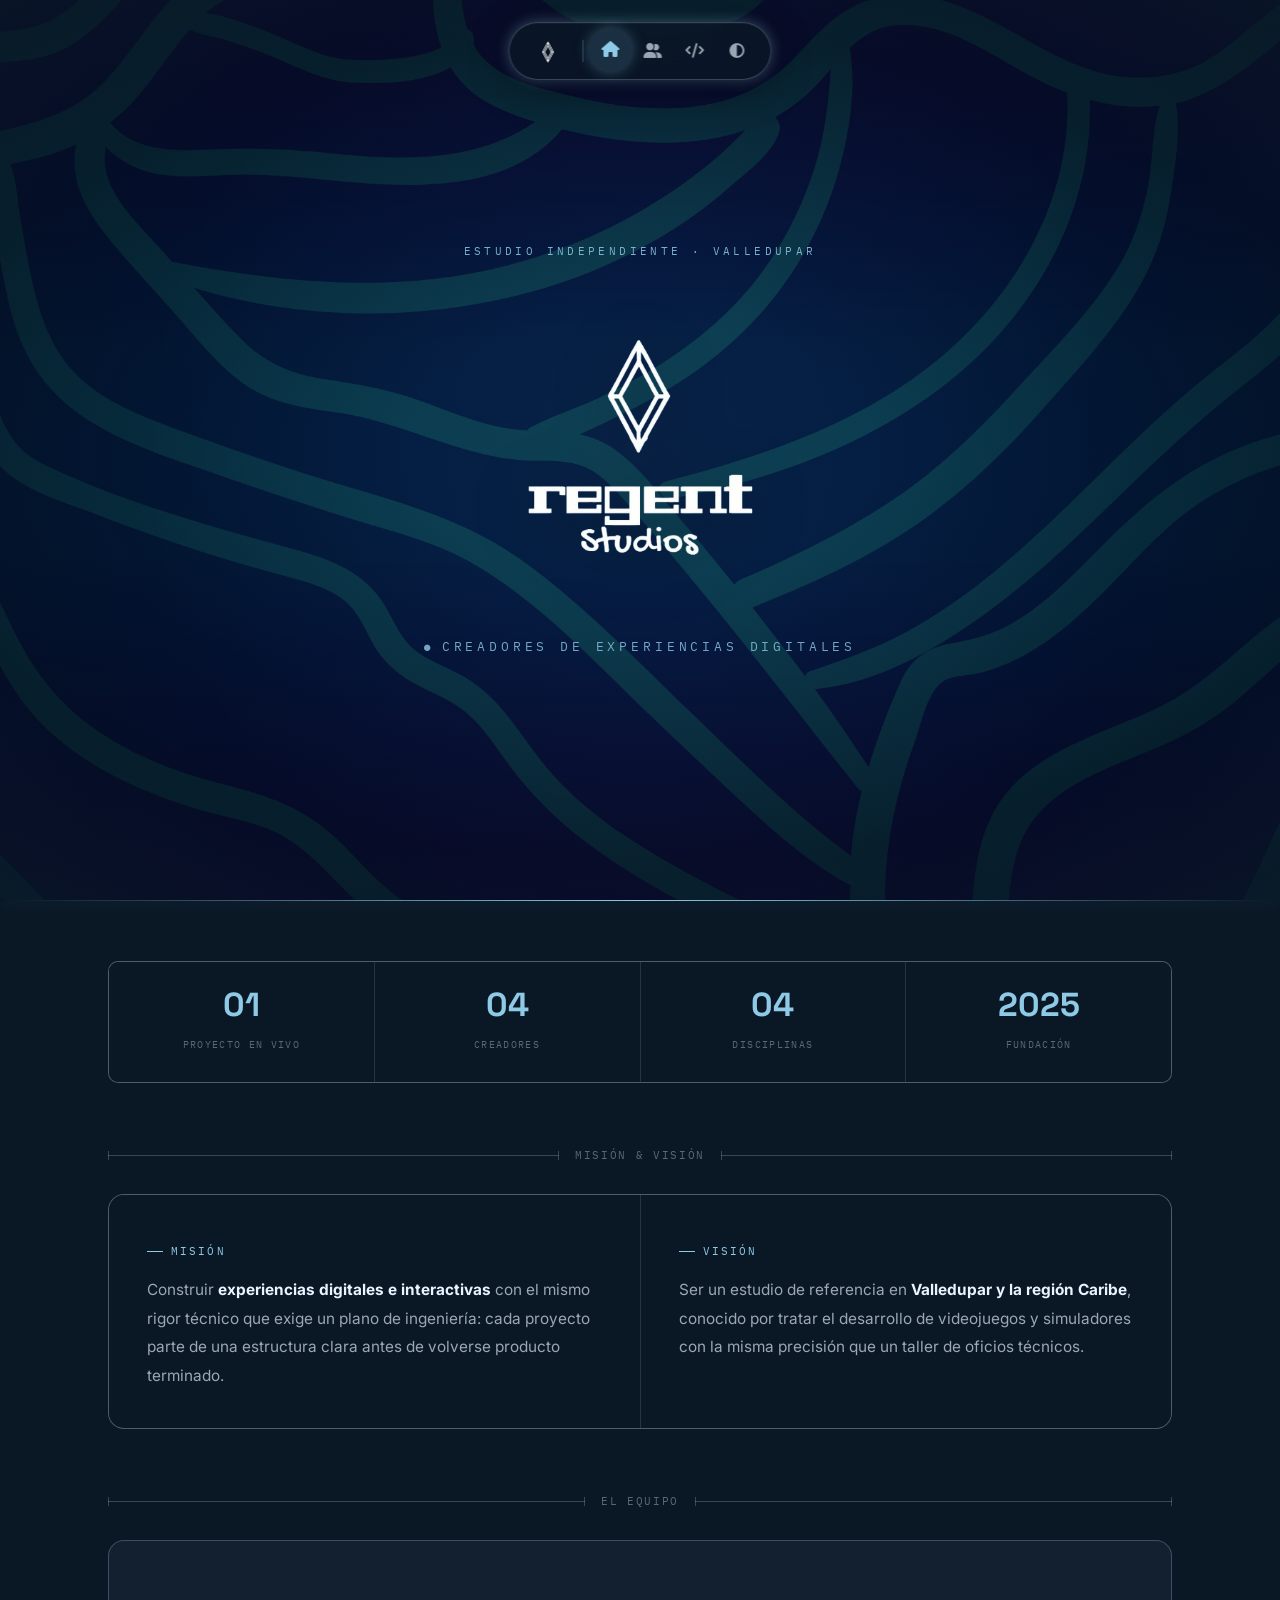
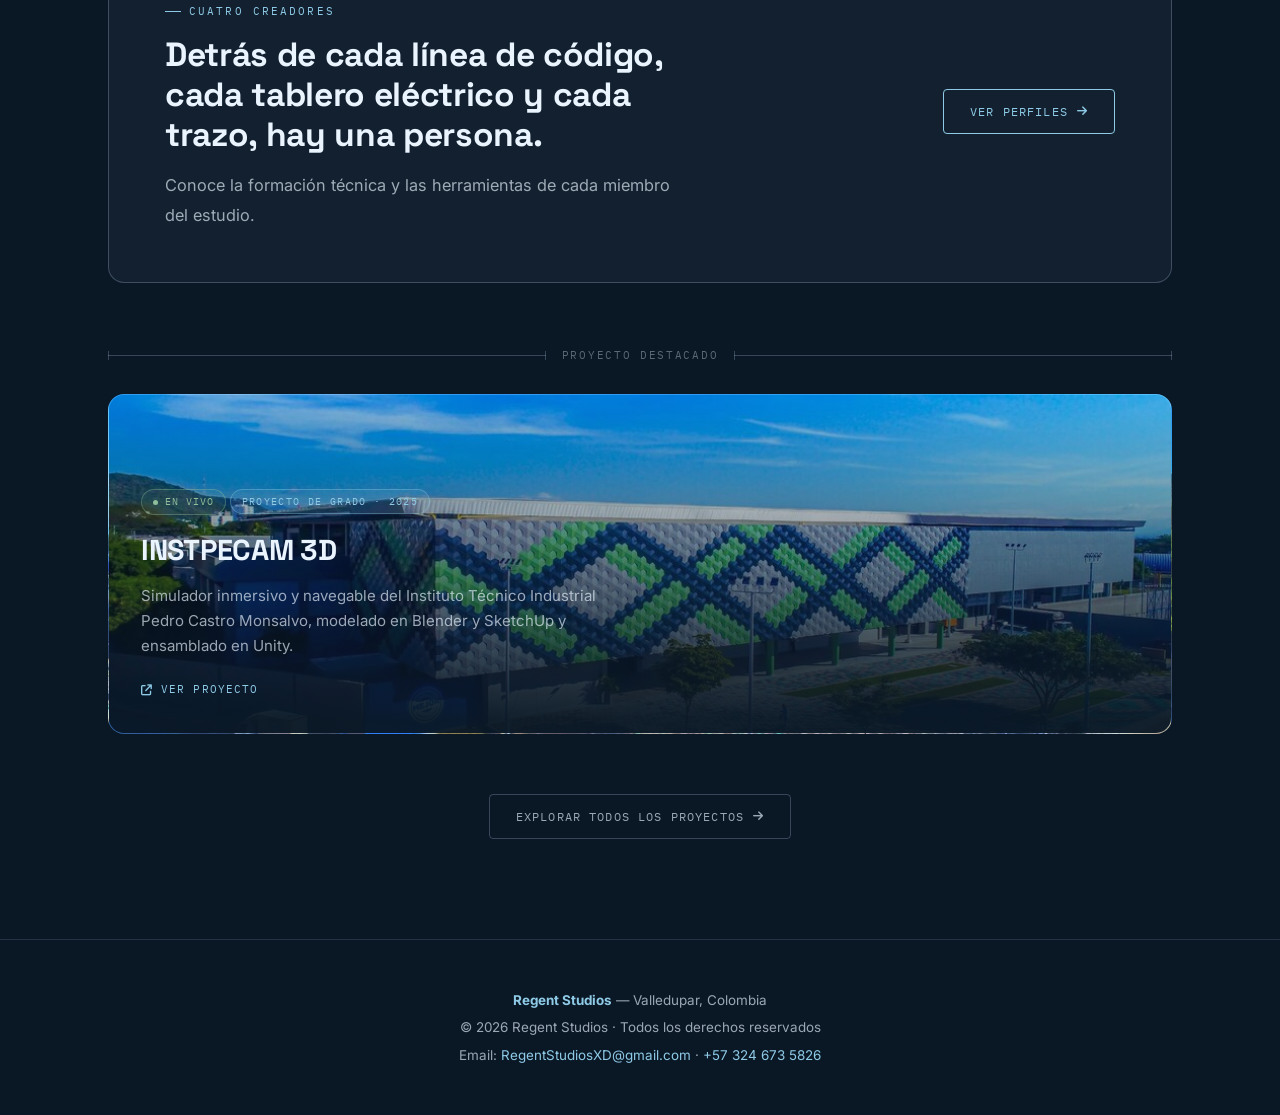
<file: index.html>
<!DOCTYPE html>
<html lang="es">
<head>
<meta charset="UTF-8">
<meta name="viewport" content="width=device-width, initial-scale=1.0">
<title>Regent Studios — Estudio Independiente</title>
<meta name="description" content="Regent Studios: estudio independiente de Valledupar dedicado a simuladores 3D, videojuegos y experiencias interactivas.">
<link rel="preconnect" href="https://fonts.googleapis.com">
<link rel="preconnect" href="https://fonts.gstatic.com" crossorigin>
<link rel="stylesheet" href="https://cdnjs.cloudflare.com/ajax/libs/font-awesome/6.4.0/css/all.min.css">
<link rel="stylesheet" href="style.css">
</head>
<body>
<script>(function(){
  const savedTheme = localStorage.getItem('theme');
  if(savedTheme === 'light'){
    document.body.classList.add('light-mode');
    localStorage.setItem('theme', 'light');
  } else {
    document.body.classList.remove('light-mode');
    localStorage.setItem('theme', 'dark');
  }
})();</script>

<!-- NAV FLOTANTE (se encoge al bajar, se expande al pasar el mouse) -->
<div class="floating-menu-container minimized" id="mainNavContainer">
  <nav class="floating-menu">
    <a href="index.html" class="menu-brand">
      <img src="LogoM.png" alt="Regent Studios" class="menu-brand-logo">
    </a>
    <span class="menu-divider"></span>
    <a href="index.html" class="menu-item active" data-label="Inicio"><i class="fa-solid fa-house"></i></a>
    <a href="equipo.html" class="menu-item" data-label="Equipo"><i class="fa-solid fa-user-group"></i></a>
    <a href="proyectos.html" class="menu-item" data-label="Proyectos"><i class="fa-solid fa-code"></i></a>
    <button class="menu-item" id="themeToggle" data-label="Tema"><i class="fa-solid fa-circle-half-stroke"></i></button>
  </nav>
</div>

<!-- INTRO: imagen de fondo que se desvanece y hace blur al bajar el scroll -->
<div class="intro-screen" id="introScreen">
  <img src="LogoBanerF.png" alt="Regent Studios" class="intro-background-img" id="introBg">
  <div class="intro-title">
    <span class="intro-eyebrow">Estudio independiente · Valledupar</span>
    <img src="LogoM2.png" alt="Regent Studios" class="hero-logo">
  </div>
  <p class="hero-tagline"><i class="fa-solid fa-circle" style="font-size:0.4rem; margin-right:8px; vertical-align:middle;"></i>Creadores de Experiencias Digitales</p>
  <div class="scroll-indicator" id="scrollIndicator" aria-hidden="true">
    <svg class="scroll-arrow arrow-1" viewBox="0 0 24 24"><path d="M3 8l9 9 9-9" stroke="currentColor" stroke-linecap="round" stroke-linejoin="round" fill="none"/></svg>
    <svg class="scroll-arrow arrow-2" viewBox="0 0 24 24"><path d="M3 8l9 9 9-9" stroke="currentColor" stroke-linecap="round" stroke-linejoin="round" fill="none"/></svg>
    <svg class="scroll-arrow arrow-3" viewBox="0 0 24 24"><path d="M3 8l9 9 9-9" stroke="currentColor" stroke-linecap="round" stroke-linejoin="round" fill="none"/></svg>
    <span class="sr-only">Desliza hacia abajo</span>
  </div>
</div>

<main style="padding-top:100vh;">
  <div class="sticky-line"></div>
  <div class="container" style="padding-top:60px;">

    <div class="spec-sheet reveal">
      <div class="spec-cell"><span class="spec-num">01</span><span class="spec-lbl">Proyecto en vivo</span></div>
      <div class="spec-cell"><span class="spec-num">04</span><span class="spec-lbl">Creadores</span></div>
      <div class="spec-cell"><span class="spec-num">04</span><span class="spec-lbl">Disciplinas</span></div>
      <div class="spec-cell"><span class="spec-num">2025</span><span class="spec-lbl">Fundación</span></div>
    </div>

    <div class="dim-line reveal"><span class="seg"></span><span class="lbl">Misión &amp; Visión</span><span class="seg"></span></div>

    <div class="panel-grid reveal">
      <div class="panel-cell">
        <span class="eyebrow">Misión</span>
        <p>Construir <strong>experiencias digitales e interactivas</strong> con el mismo rigor técnico que exige un plano de ingeniería: cada proyecto parte de una estructura clara antes de volverse producto terminado.</p>
      </div>
      <div class="panel-cell">
        <span class="eyebrow">Visión</span>
        <p>Ser un estudio de referencia en <strong>Valledupar y la región Caribe</strong>, conocido por tratar el desarrollo de videojuegos y simuladores con la misma precisión que un taller de oficios técnicos.</p>
      </div>
    </div>

    <div class="dim-line reveal"><span class="seg"></span><span class="lbl">El equipo</span><span class="seg"></span></div>

    <div class="team-cta reveal">
      <div class="team-cta-text">
        <span class="eyebrow">Cuatro creadores</span>
        <h2 class="title-md" style="margin-bottom:14px;">Detrás de cada línea de código, cada tablero eléctrico y cada trazo, hay una persona.</h2>
        <p class="lede">Conoce la formación técnica y las herramientas de cada miembro del estudio.</p>
      </div>
      <a href="equipo.html" class="btn">Ver perfiles <i class="fa-solid fa-arrow-right"></i></a>
    </div>

    <div class="dim-line reveal"><span class="seg"></span><span class="lbl">Proyecto destacado</span><span class="seg"></span></div>

    <a href="https://regentstudios.github.io/Proyecto-Instpecam3D/" target="_blank" class="proj-card proj-card-img reveal" style="--bg-image:url('instpecamIMG1.jpg');">
      <div class="proj-card-body">
        <span class="status-tag status-live"><span class="dot"></span> En vivo</span>
        <span class="proj-tag">Proyecto de grado · 2025</span>
        <h3>INSTPECAM 3D</h3>
        <p>Simulador inmersivo y navegable del Instituto Técnico Industrial Pedro Castro Monsalvo, modelado en Blender y SketchUp y ensamblado en Unity.</p>
        <span class="proj-cta"><i class="fa-solid fa-arrow-up-right-from-square"></i> Ver proyecto</span>
      </div>
    </a>

    <div style="text-align:center; margin:60px 0 100px;" class="reveal">
      <a href="proyectos.html" class="btn btn-ghost">Explorar todos los proyectos <i class="fa-solid fa-arrow-right"></i></a>
    </div>

  </div>
</main>

<footer class="footer">
  <p><strong>Regent Studios</strong> — Valledupar, Colombia</p>
  <p>© 2026 Regent Studios · Todos los derechos reservados</p>
  <p>Email: <a href="mailto:RegentStudiosXD@gmail.com">RegentStudiosXD@gmail.com</a> · <a href="https://wa.me/573246735826" target="_blank">+57 324 673 5826</a></p>
</footer>

<script>
  document.getElementById('themeToggle').addEventListener('click', () => {
    document.body.classList.toggle('light-mode');
    localStorage.setItem('theme', document.body.classList.contains('light-mode') ? 'light' : 'dark');
  });

  // === Intro: fade + blur del fondo al hacer scroll ===
  const intro = document.getElementById('introScreen');
  const introBg = document.getElementById('introBg');
  const threshold = window.innerHeight;

  window.addEventListener('scroll', () => {
    const y = window.scrollY;
    if (y <= threshold) {
      const r = y / threshold;
      intro.style.opacity = 1 - r;
      intro.style.filter = `blur(${r * 10}px)`;
      if (introBg) introBg.style.transform = `scale(${1.05 + r * 0.06}) translateY(${r * 44}px)`;
    } else {
      intro.style.opacity = 0;
    }
  }, { passive: true });

  // === Nav flotante: se encoge al bajar, se expande al pasar el mouse ===
  const navContainer = document.getElementById('mainNavContainer');
  window.addEventListener('scroll', () => {
    navContainer.classList.toggle('minimized', window.scrollY > 80);
  }, { passive: true });
  navContainer.addEventListener('mouseenter', () => navContainer.classList.remove('minimized'));
  navContainer.addEventListener('mouseleave', () => {
    if (window.scrollY > 80) navContainer.classList.add('minimized');
  });

  // === Indicador de scroll en el intro ===
  (function() {
    const ind = document.getElementById('scrollIndicator');
    if (!ind) return;
    let timer;
    const inIntro = () => window.scrollY <= window.innerHeight * 0.14;
    const show = () => { clearTimeout(timer); timer = setTimeout(() => { if (inIntro()) ind.classList.add('active'); }, 2200); };
    const hide = () => { clearTimeout(timer); ind.classList.remove('active'); };
    window.addEventListener('load', () => { if (inIntro()) show(); });
    window.addEventListener('scroll', () => { inIntro() ? (hide(), show()) : hide(); }, { passive: true });
  })();

  // === Reveal al hacer scroll ===
  const obs = new IntersectionObserver(entries => {
    entries.forEach(e => { if (e.isIntersecting) { e.target.classList.add('in'); obs.unobserve(e.target); } });
  }, { threshold: 0.1 });
  document.querySelectorAll('.reveal').forEach(el => obs.observe(el));
</script>
</body>
</html>
</file>
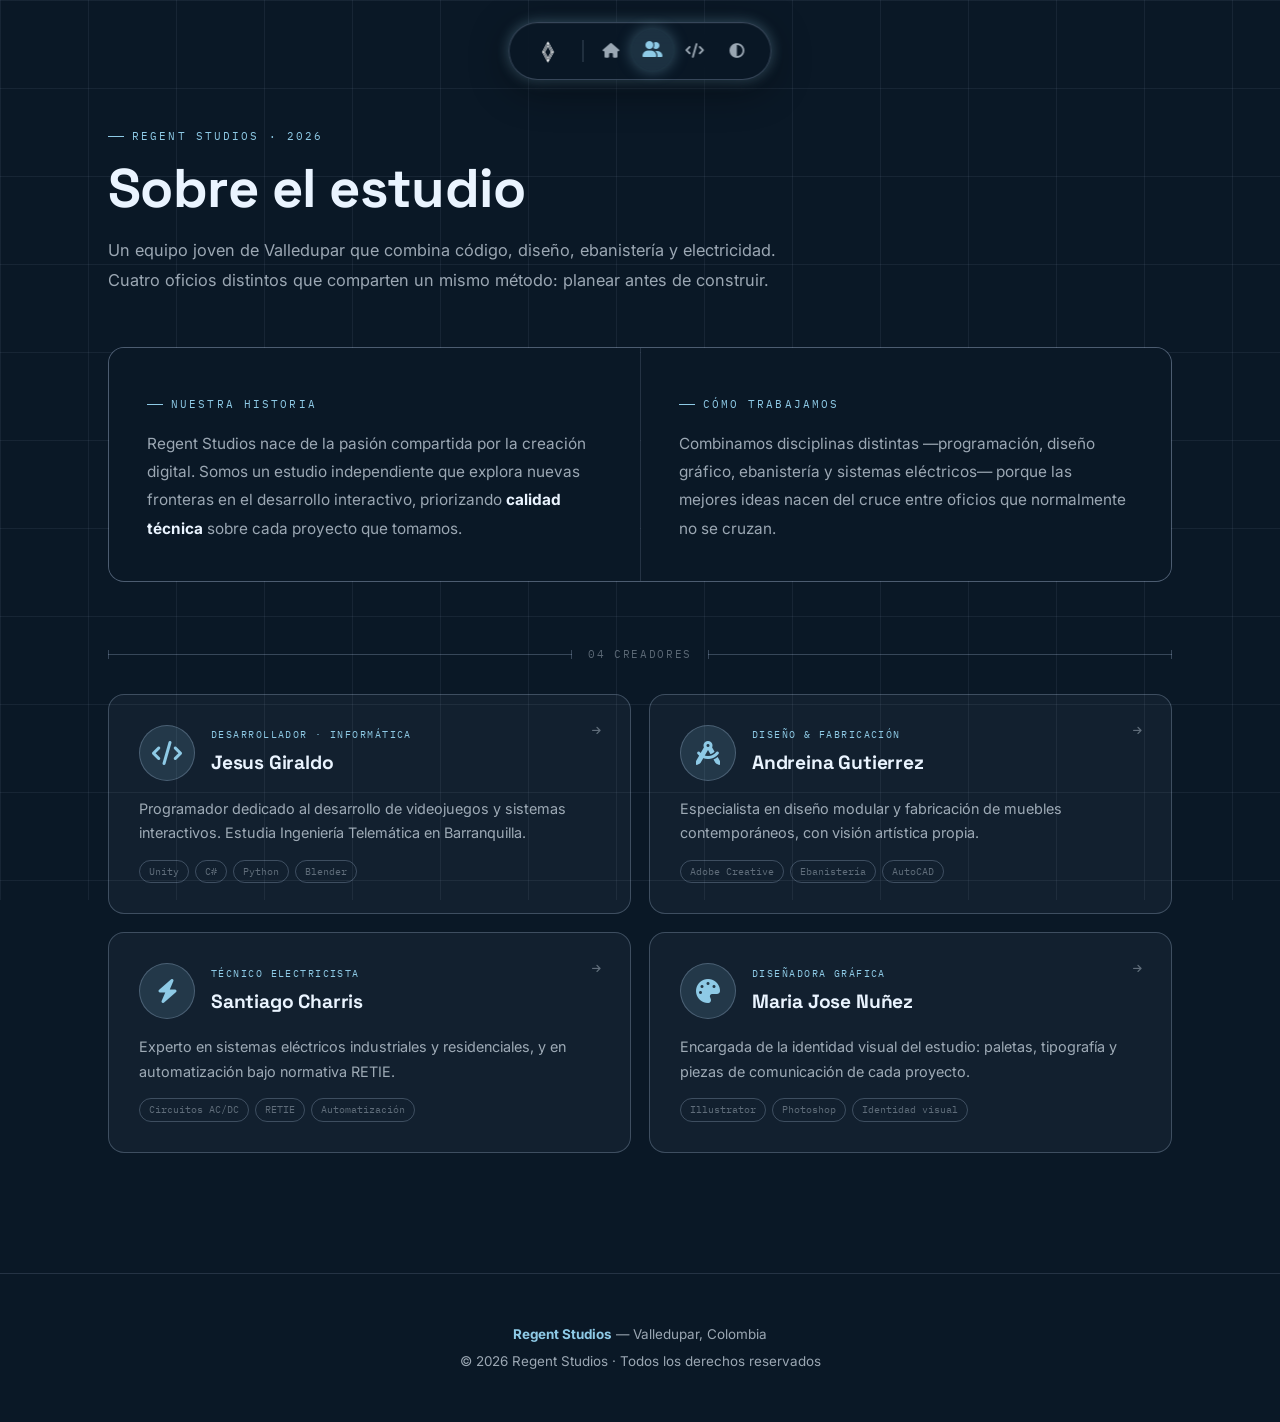
<file: equipo.html>
<!DOCTYPE html>
<html lang="es">
<head>
<meta charset="UTF-8">
<meta name="viewport" content="width=device-width, initial-scale=1.0">
<title>Equipo | Regent Studios</title>
<link rel="preconnect" href="https://fonts.googleapis.com">
<link rel="preconnect" href="https://fonts.gstatic.com" crossorigin>
<link rel="stylesheet" href="https://cdnjs.cloudflare.com/ajax/libs/font-awesome/6.4.0/css/all.min.css">
<link rel="stylesheet" href="style.css">
</head>
<body>
<script>(function(){
  const savedTheme = localStorage.getItem('theme');
  if(savedTheme === 'light'){
    document.body.classList.add('light-mode');
    localStorage.setItem('theme', 'light');
  } else {
    document.body.classList.remove('light-mode');
    localStorage.setItem('theme', 'dark');
  }
})();</script>

<div class="floating-menu-container" id="mainNavContainer">
  <nav class="floating-menu">
    <a href="index.html" class="menu-brand">
      <img src="LogoM.png" alt="Regent Studios" class="menu-brand-logo">
    </a>
    <span class="menu-divider"></span>
    <a href="index.html" class="menu-item" data-label="Inicio"><i class="fa-solid fa-house"></i></a>
    <a href="equipo.html" class="menu-item active" data-label="Equipo"><i class="fa-solid fa-user-group"></i></a>
    <a href="proyectos.html" class="menu-item" data-label="Proyectos"><i class="fa-solid fa-code"></i></a>
    <button class="menu-item" id="themeToggle" data-label="Tema"><i class="fa-solid fa-circle-half-stroke"></i></button>
  </nav>
</div>

<main class="page-content">
  <div class="container">

    <span class="eyebrow reveal">Regent Studios · 2026</span>
    <h1 class="title-lg reveal" style="margin-bottom:16px;">Sobre el estudio</h1>
    <p class="lede reveal" style="margin-bottom:52px; max-width:680px;">Un equipo joven de Valledupar que combina código, diseño, ebanistería y electricidad. Cuatro oficios distintos que comparten un mismo método: planear antes de construir.</p>

    <div class="panel-grid reveal">
      <div class="panel-cell">
        <span class="eyebrow">Nuestra historia</span>
        <p>Regent Studios nace de la pasión compartida por la creación digital. Somos un estudio independiente que explora nuevas fronteras en el desarrollo interactivo, priorizando <strong>calidad técnica</strong> sobre cada proyecto que tomamos.</p>
      </div>
      <div class="panel-cell">
        <span class="eyebrow">Cómo trabajamos</span>
        <p>Combinamos disciplinas distintas —programación, diseño gráfico, ebanistería y sistemas eléctricos— porque las mejores ideas nacen del cruce entre oficios que normalmente no se cruzan.</p>
      </div>
    </div>

    <div class="dim-line reveal"><span class="seg"></span><span class="lbl">04 Creadores</span><span class="seg"></span></div>

    <div class="team-grid">

      <button class="member-card reveal" data-member="jesus">
        <div class="member-top">
          <div class="member-avatar"><i class="fa-solid fa-code"></i></div>
          <div>
            <span class="member-role">Desarrollador · Informática</span>
            <h3 class="member-name">Jesus Giraldo</h3>
          </div>
        </div>
        <p class="member-bio">Programador dedicado al desarrollo de videojuegos y sistemas interactivos. Estudia Ingeniería Telemática en Barranquilla.</p>
        <div class="member-tags"><span>Unity</span><span>C#</span><span>Python</span><span>Blender</span></div>
        <span class="member-open"><i class="fa-solid fa-arrow-right"></i></span>
      </button>

      <button class="member-card reveal" data-member="andreina">
        <div class="member-top">
          <div class="member-avatar"><i class="fa-solid fa-drafting-compass"></i></div>
          <div>
            <span class="member-role">Diseño &amp; Fabricación</span>
            <h3 class="member-name">Andreina Gutierrez</h3>
          </div>
        </div>
        <p class="member-bio">Especialista en diseño modular y fabricación de muebles contemporáneos, con visión artística propia.</p>
        <div class="member-tags"><span>Adobe Creative</span><span>Ebanistería</span><span>AutoCAD</span></div>
        <span class="member-open"><i class="fa-solid fa-arrow-right"></i></span>
      </button>

      <button class="member-card reveal" data-member="charris">
        <div class="member-top">
          <div class="member-avatar"><i class="fa-solid fa-bolt"></i></div>
          <div>
            <span class="member-role">Técnico Electricista</span>
            <h3 class="member-name">Santiago Charris</h3>
          </div>
        </div>
        <p class="member-bio">Experto en sistemas eléctricos industriales y residenciales, y en automatización bajo normativa RETIE.</p>
        <div class="member-tags"><span>Circuitos AC/DC</span><span>RETIE</span><span>Automatización</span></div>
        <span class="member-open"><i class="fa-solid fa-arrow-right"></i></span>
      </button>

      <button class="member-card reveal" data-member="maria">
        <div class="member-top">
          <div class="member-avatar"><i class="fa-solid fa-palette"></i></div>
          <div>
            <span class="member-role">Diseñadora Gráfica</span>
            <h3 class="member-name">Maria Jose Nuñez</h3>
          </div>
        </div>
        <p class="member-bio">Encargada de la identidad visual del estudio: paletas, tipografía y piezas de comunicación de cada proyecto.</p>
        <div class="member-tags"><span>Illustrator</span><span>Photoshop</span><span>Identidad visual</span></div>
        <span class="member-open"><i class="fa-solid fa-arrow-right"></i></span>
      </button>

    </div>

  </div>
</main>

<footer class="footer">
  <p><strong>Regent Studios</strong> — Valledupar, Colombia</p>
  <p>© 2026 Regent Studios · Todos los derechos reservados</p>
</footer>

<!-- Panel de perfil -->
<div class="overlay" id="profileOverlay">
  <button class="overlay-close" id="overlayClose" aria-label="Cerrar"><i class="fa-solid fa-xmark"></i></button>
  <div class="overlay-panel" id="overlayPanel"></div>
</div>

<script>
  const TEAM = {
    jesus: {
      icon: 'fa-code',
      role: 'Desarrollador · Informática',
      name: 'Jesus Giraldo',
      loc: '📍 Colombia',
      bio: 'Programador dedicado al desarrollo de videojuegos y sistemas interactivos. Actualmente estudia Ingeniería Telemática en la IUB, en Soledad, siempre aprendiendo para crear experiencias digitales más impactantes.',
      context: 'Desarrollador con enfoque en experiencias interactivas y soluciones digitales que combinan programación, diseño y una visión más cercana a la ingeniería.',
      highlights: ['Interés por videojuegos, simuladores y prototipos funcionales','Enfoque técnico con estructura y claridad en cada proyecto','Combina formación académica con trabajo práctico y creativo'],
      edu: [
        { year:'2023 — Graduado', title:'Bachiller Técnico Industrial', place:'INSTPECAM · Valledupar' },
        { year:'2025 — Graduado', title:'Técnico Informático', place:'INSTPECAM · Valledupar' },
        { year:'2025 — Titulado', title:'Técnico en Telecomunicaciones', place:'SENA' },
        { year:'2026 — En curso', title:'Ingeniería Telemática', place:'IUB · Barranquilla' },
      ],
      skills: ['Unity','C#','Python','Modelado 3D','Redes','Blender'],
      social: [
        { icon:'fa-brands fa-instagram', label:'@jesusgiraldor', url:'https://www.instagram.com/jesusgiraldor/' },
        { icon:'fa-brands fa-tiktok', label:'@jesusandresgirald', url:'https://www.tiktok.com/@jesusandresgirald' },
      ],
      project: { tag:'Proyecto destacado · 2025', title:'INSTPECAM 3D', desc:'Recreación digital interactiva del campus del Instituto Técnico Industrial Pedro Castro Monsalvo, construida en Unity con modelado en Blender.', url:'https://regentstudios.github.io/Proyecto-Instpecam3D/', cta:'Ver proyecto' }
    },
    andreina: {
      icon: 'fa-drafting-compass',
      role: 'Diseño & Fabricación',
      name: 'Andreina Gutierrez',
      loc: '📍 Colombia',
      bio: 'Especialista en diseño modular y fabricación de muebles contemporáneos. Actualmente sigue formando su perfil profesional desde Valledupar, aportando carácter visual y técnico a cada proyecto del estudio.',
      context: 'Profesional del diseño y la fabricación que aporta sensibilidad estética, detalle constructivo y una mirada integral a las propuestas del estudio.',
      highlights: ['Especialista en diseño modular y piezas funcionales','Aporta criterio visual y rigor técnico','Conecta creatividad con procesos de elaboración reales'],
      edu: [
        { year:'2023 — Graduada', title:'Bachiller Técnico Industrial', place:'INSTPECAM · Valledupar' },
        { year:'2025 — Graduada', title:'Técnico en Ebanistería', place:'INSTPECAM · Valledupar' },
        { year:'SENA', title:'Téc. Fabricación de Muebles Modulares', place:'Muebles Contemporáneos' },
        { year:'SENA — Curso', title:'Fundamentos de Diseño', place:'Complementaria Profesional' },
      ],
      skills: ['Adobe Creative','Diseño Modular','Ebanistería','Carpintería Fina','AutoCAD'],
      social: [
        { icon:'fa-brands fa-instagram', label:'Instagram', url:'#' },
        { icon:'fa-brands fa-tiktok', label:'TikTok', url:'#' },
      ],
      project: null
    },
    charris: {
      icon: 'fa-bolt',
      role: 'Técnico Electricista',
      name: 'Santiago Charris',
      loc: '📍 Colombia',
      bio: 'Experto en sistemas eléctricos industriales y residenciales. Actualmente desarrolla su formación y trabajo desde Valledupar, con especialización en diseño de tableros de control y automatización bajo normativa RETIE.',
      context: 'Técnico especializado en electricidad y automatización, con formación orientada a soluciones seguras, ordenadas y funcionales.',
      highlights: ['Experiencia en sistemas eléctricos industriales y residenciales','Especialización en seguridad y normativa RETIE','Aporta enfoque práctico para convertir ideas en sistemas operativos'],
      edu: [
        { year:'2023 — Graduado', title:'Bachiller Técnico Industrial', place:'INSTPECAM · Valledupar' },
        { year:'2025 — Graduado', title:'Técnico del SENA', place:'INSTPECAM · Valledupar' },
        { year:'SENA — Especialidad', title:'Seguridad Eléctrica (RETIE)', place:'Normatividad vigente' },
      ],
      skills: ['Circuitos AC/DC','Planos Eléctricos','Automatización','Tableros de Control','RETIE'],
      social: [
        { icon:'fa-brands fa-instagram', label:'Instagram', url:'https://www.instagram.com/' },
        { icon:'fa-brands fa-tiktok', label:'TikTok', url:'https://www.tiktok.com/' },
      ],
      project: null
    },
    maria: {
      icon: 'fa-palette',
      role: 'Diseñadora Gráfica',
      name: 'Maria Jose Nuñez',
      loc: '📍 Colombia',
      bio: 'Diseñadora gráfica encargada de la identidad visual de Regent Studios: paletas de color, tipografía y piezas de comunicación para cada proyecto. Actualmente estudia Diseño Gráfico en la IUB, en Barranquilla.',
      context: 'Diseñadora gráfica enfocada en identidad visual, comunicación y piezas que hacen que cada presentación y proyecto luzcan más profesionales.',
      highlights: ['Especialista en identidad visual y piezas de comunicación','Criterio editorial y de composición muy marcado','Aporta claridad visual y fuerza estética a cada propuesta'],
      edu: [
        { year:'2026 — En curso', title:'Diseño Gráfico', place:'IUB · Barranquilla' },
      ],
      skills: ['Illustrator','Photoshop','Identidad visual','Composición'],
      social: [
        { icon:'fa-brands fa-instagram', label:'Instagram', url:'#' },
        { icon:'fa-brands fa-tiktok', label:'TikTok', url:'#' },
      ],
      project: null
    }
  };

  function renderProfile(id){
    const m = TEAM[id];
    if(!m) return;
    const panel = document.getElementById('overlayPanel');
    const eduHTML = m.edu.map(e => `
      <div class="op-edu-item">
        <span class="op-edu-year">${e.year}</span>
        <strong class="op-edu-title">${e.title}</strong>
        <span class="op-edu-place">${e.place}</span>
      </div>`).join('');
    const skillsHTML = m.skills.map(s => `<span>${s}</span>`).join('');
    const socialHTML = m.social.map(s => `<a href="${s.url}" target="_blank"><i class="${s.icon}"></i> ${s.label}</a>`).join('');
    const highlightsHTML = m.highlights ? `<ul class="op-highlights">${m.highlights.map(h => `<li>${h}</li>`).join('')}</ul>` : '';
    const contextBlock = m.context ? `
      <div class="op-context">
        <h3>Contexto profesional</h3>
        <p>${m.context}</p>
        ${highlightsHTML}
      </div>
    ` : '';
    const projectBlock = m.project ? `
      <span class="op-block-title" style="margin-top:24px; display:block;">${m.project.tag}</span>
      <h3 style="font-family:var(--font-display); font-size:1.15rem; margin-bottom:8px;">${m.project.title}</h3>
      <p style="color:var(--dim); font-size:0.9rem; line-height:1.75; margin-bottom:6px;">${m.project.desc}</p>
      ${m.project.url
        ? `<a href="${m.project.url}" target="_blank" class="btn" style="margin-top:6px;">${m.project.cta} <i class="fa-solid fa-arrow-up-right-from-square"></i></a>`
        : `<span class="proj-cta" style="color:var(--muted); margin-top:6px; display:inline-flex;"><i class="fa-solid fa-clock"></i> ${m.project.cta}</span>`}
    ` : '';

    panel.innerHTML = `
      <div class="cv-page">
        <div class="cv-header">
          <div class="cv-heading">
            <div class="op-avatar-card">
              <div class="op-avatar"><i class="fa-solid ${m.icon}"></i></div>
            </div>
            <div class="op-identity">
              <span class="op-role">${m.role}</span>
              <h2 class="op-name">${m.name}</h2>
              <p class="op-loc">${m.loc}</p>
              <p class="op-bio">${m.bio}</p>
              ${contextBlock}
            </div>
          </div>
        </div>

        <div class="cv-grid">
          <section class="cv-card">
            <span class="op-block-title">Formación</span>
            <div class="op-edu">${eduHTML}</div>
          </section>

          <section class="cv-card">
            <span class="op-block-title">Habilidades</span>
            <div class="op-skills">${skillsHTML}</div>
            <span class="op-block-title" style="margin-top:24px;">Redes</span>
            <div class="op-social">${socialHTML}</div>
          </section>
        </div>

        ${projectBlock}
      </div>
    `;
  }

  const overlay = document.getElementById('profileOverlay');
  function openProfile(id){
    renderProfile(id);
    overlay.classList.add('open');
    history.replaceState(null, '', '#' + id);
  }
  function closeProfile(){
    overlay.classList.remove('open');
    history.replaceState(null, '', location.pathname);
  }
  document.querySelectorAll('[data-member]').forEach(btn => {
    btn.addEventListener('click', () => openProfile(btn.dataset.member));
  });
  document.getElementById('overlayClose').addEventListener('click', closeProfile);
  overlay.addEventListener('click', e => { if(e.target === overlay) closeProfile(); });
  window.addEventListener('load', () => {
    const hash = location.hash.replace('#','');
    if (hash && TEAM[hash]) openProfile(hash);
  });

  document.getElementById('themeToggle').addEventListener('click', () => {
    document.body.classList.toggle('light-mode');
    localStorage.setItem('theme', document.body.classList.contains('light-mode') ? 'light' : 'dark');
  });

  // === Nav flotante: se encoge al bajar, se expande al pasar el mouse ===
  const navContainer = document.getElementById('mainNavContainer');
  window.addEventListener('scroll', () => {
    navContainer.classList.toggle('minimized', window.scrollY > 80);
  }, { passive: true });
  navContainer.addEventListener('mouseenter', () => navContainer.classList.remove('minimized'));
  navContainer.addEventListener('mouseleave', () => {
    if (window.scrollY > 80) navContainer.classList.add('minimized');
  });

  const obs = new IntersectionObserver(entries => {
    entries.forEach(e => { if (e.isIntersecting) { e.target.classList.add('in'); obs.unobserve(e.target); } });
  }, { threshold: 0.1 });
  document.querySelectorAll('.reveal').forEach(el => obs.observe(el));
</script>
</body>
</html>
</file>
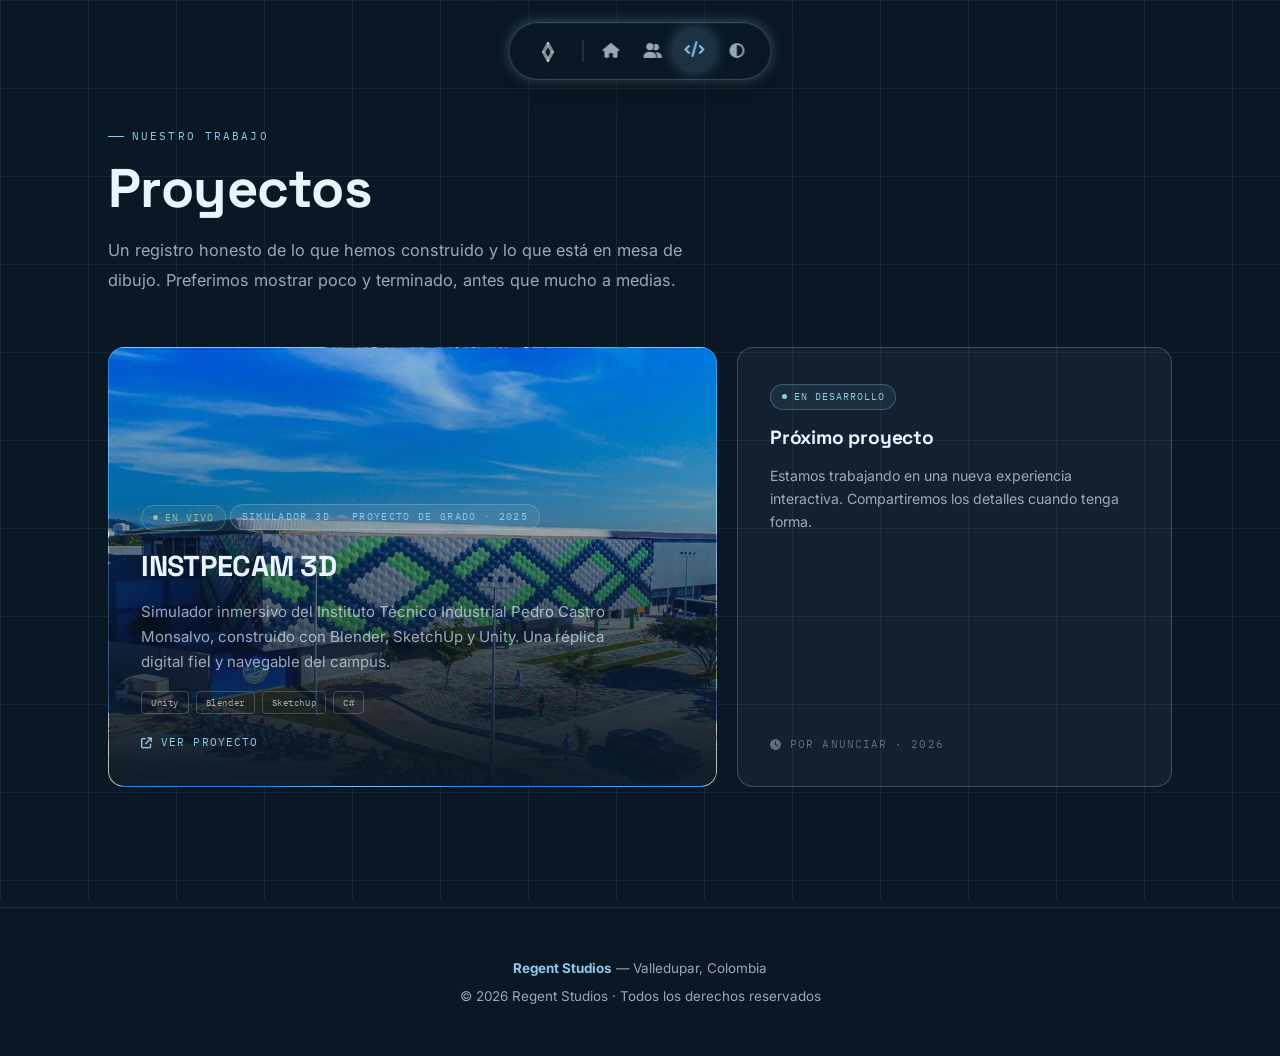
<file: proyectos.html>
<!DOCTYPE html>
<html lang="es">
<head>
<meta charset="UTF-8">
<meta name="viewport" content="width=device-width, initial-scale=1.0">
<title>Proyectos | Regent Studios</title>
<link rel="preconnect" href="https://fonts.googleapis.com">
<link rel="preconnect" href="https://fonts.gstatic.com" crossorigin>
<link rel="stylesheet" href="https://cdnjs.cloudflare.com/ajax/libs/font-awesome/6.4.0/css/all.min.css">
<link rel="stylesheet" href="style.css">
</head>
<body>
<script>(function(){
  const savedTheme = localStorage.getItem('theme');
  if(savedTheme === 'light'){
    document.body.classList.add('light-mode');
    localStorage.setItem('theme', 'light');
  } else {
    document.body.classList.remove('light-mode');
    localStorage.setItem('theme', 'dark');
  }
})();</script>

<div class="floating-menu-container" id="mainNavContainer">
  <nav class="floating-menu">
    <a href="index.html" class="menu-brand">
      <img src="LogoM.png" alt="Regent Studios" class="menu-brand-logo">
    </a>
    <span class="menu-divider"></span>
    <a href="index.html" class="menu-item" data-label="Inicio"><i class="fa-solid fa-house"></i></a>
    <a href="equipo.html" class="menu-item" data-label="Equipo"><i class="fa-solid fa-user-group"></i></a>
    <a href="proyectos.html" class="menu-item active" data-label="Proyectos"><i class="fa-solid fa-code"></i></a>
    <button class="menu-item" id="themeToggle" data-label="Tema"><i class="fa-solid fa-circle-half-stroke"></i></button>
  </nav>
</div>

<main class="page-content">
  <div class="container">

    <span class="eyebrow reveal">Nuestro trabajo</span>
    <h1 class="title-lg reveal" style="margin-bottom:16px;">Proyectos</h1>
    <p class="lede reveal" style="margin-bottom:52px;">Un registro honesto de lo que hemos construido y lo que está en mesa de dibujo. Preferimos mostrar poco y terminado, antes que mucho a medias.</p>

    <div class="projects-grid">
      <a href="https://regentstudios.github.io/Proyecto-Instpecam3D/" target="_blank" class="proj-card proj-card-img reveal" style="--bg-image:url('instpecamIMG1.jpg'); min-height:440px;">
        <div class="proj-card-body">
          <span class="status-tag status-live"><span class="dot"></span> En vivo</span>
          <span class="proj-tag">Simulador 3D · Proyecto de grado · 2025</span>
          <h3>INSTPECAM 3D</h3>
          <p>Simulador inmersivo del Instituto Técnico Industrial Pedro Castro Monsalvo, construido con Blender, SketchUp y Unity. Una réplica digital fiel y navegable del campus.</p>
          <div class="proj-tech"><span>Unity</span><span>Blender</span><span>SketchUp</span><span>C#</span></div>
          <span class="proj-cta"><i class="fa-solid fa-arrow-up-right-from-square"></i> Ver proyecto</span>
        </div>
      </a>

      <div class="proj-card compact reveal">
        <div>
          <span class="status-tag status-dev"><span class="dot"></span> En desarrollo</span>
          <h3>Próximo proyecto</h3>
          <p>Estamos trabajando en una nueva experiencia interactiva. Compartiremos los detalles cuando tenga forma.</p>
        </div>
        <span class="proj-cta" style="color:var(--muted);"><i class="fa-solid fa-clock"></i> Por anunciar · 2026</span>
      </div>
    </div>

  </div>
</main>

<footer class="footer">
  <p><strong>Regent Studios</strong> — Valledupar, Colombia</p>
  <p>© 2026 Regent Studios · Todos los derechos reservados</p>
</footer>

<script>
  document.getElementById('themeToggle').addEventListener('click', () => {
    document.body.classList.toggle('light-mode');
    localStorage.setItem('theme', document.body.classList.contains('light-mode') ? 'light' : 'dark');
  });

  // === Nav flotante: se encoge al bajar, se expande al pasar el mouse ===
  const navContainer = document.getElementById('mainNavContainer');
  window.addEventListener('scroll', () => {
    navContainer.classList.toggle('minimized', window.scrollY > 80);
  }, { passive: true });
  navContainer.addEventListener('mouseenter', () => navContainer.classList.remove('minimized'));
  navContainer.addEventListener('mouseleave', () => {
    if (window.scrollY > 80) navContainer.classList.add('minimized');
  });

  const obs = new IntersectionObserver(entries => {
    entries.forEach(e => { if (e.isIntersecting) { e.target.classList.add('in'); obs.unobserve(e.target); } });
  }, { threshold: 0.1 });
  document.querySelectorAll('.reveal').forEach(el => obs.observe(el));
</script>
</body>
</html>
</file>
<file: style.css>
/* ============================================================
   REGENT STUDIOS — HOJA DE ESTILOS GLOBAL
   Base: estructura "plano técnico" (panel-grid / team-grid)
   Paleta: azul celeste pastel, cielo despejado
   + Nav flotante dinámico + Intro con fade al hacer scroll
   ============================================================ */

@import url('https://fonts.googleapis.com/css2?family=Space+Grotesk:wght@500;600;700&family=Inter:wght@400;500;600;700&family=IBM+Plex+Mono:wght@400;500&display=swap');

:root{
  --bg:        #0A1826;
  --bg-2:      #0D2237;
  --bg-glass:  rgba(10,24,38,0.86);
  --panel:     rgba(202,220,252,0.045);
  --panel-2:   rgba(202,220,252,0.075);
  --line:      rgba(202,220,252,0.14);
  --line-2:    rgba(202,220,252,0.24);
  --line-br:   rgba(202,220,252,0.42);
  --paper:     #EAF4FF;
  --dim:       rgba(234,244,255,0.65);
  --muted:     rgba(234,244,255,0.36);
  --sky:       #8ECAE6;
  --sky-hi:    #BEE5F5;
  --sky-dim:   rgba(142,202,230,0.14);
  --sky-glow:  0 0 14px rgba(142,202,230,0.4);
  --ok:        #8FBF9A;
  --profile-surface: #f6f9ff;
  --profile-surface-2: #eaf2ff;
  --profile-panel: #f6faff;
  --profile-line: rgba(16,38,61,0.14);
  --profile-text: #10263d;
  --profile-muted: #5f738b;
  --profile-accent: #5f7ea8;
  --font-display: 'Space Grotesk', sans-serif;
  --font-body:    'Inter', sans-serif;
  --font-mono:    'IBM Plex Mono', monospace;
  --radius-sm: 4px;
  --radius-md: 10px;
  --radius-lg: 16px;
  --ease: 0.3s cubic-bezier(.4,0,.2,1);
}

body.light-mode{
  --bg:        #EAF4FF;
  --bg-2:      #DCEBFA;
  --bg-glass:  rgba(234,244,255,0.9);
  --panel:     rgba(10,30,50,0.035);
  --panel-2:   rgba(10,30,50,0.06);
  --line:      rgba(10,30,50,0.14);
  --line-2:    rgba(10,30,50,0.24);
  --line-br:   rgba(10,30,50,0.42);
  --paper:     #0D2237;
  --dim:       rgba(10,30,50,0.65);
  --muted:     rgba(10,30,50,0.4);
  --sky:       #3C7A99;
  --sky-hi:    #2A5D77;
  --sky-dim:   rgba(60,122,153,0.12);
  --sky-glow:  0 0 14px rgba(60,122,153,0.3);
  --profile-surface: #f9fbff;
  --profile-surface-2: #eff5ff;
  --profile-panel: #f7fbff;
  --profile-line: rgba(25,46,72,0.12);
  --profile-text: #18324a;
  --profile-muted: #5c7087;
  --profile-accent: #4e78a8;
}

/* === RESET === */
*,*::before,*::after{ box-sizing:border-box; margin:0; padding:0; }
html{ scroll-behavior:smooth; font-size:16px; }
body{
  font-family:var(--font-body);
  background:var(--bg);
  color:var(--paper);
  line-height:1.65;
  overflow-x:hidden;
  min-height:100vh;
  transition:background var(--ease), color var(--ease);
}

/* graph-paper backdrop */
body::before{
  content:'';
  position:fixed; inset:0;
  background-image:
    linear-gradient(var(--line) 1px, transparent 1px),
    linear-gradient(90deg, var(--line) 1px, transparent 1px);
  background-size: 88px 88px;
  opacity:0.5;
  pointer-events:none;
  z-index:0;
}
::selection{ background:var(--sky); color:var(--bg); }

::-webkit-scrollbar{ width:3px; }
::-webkit-scrollbar-track{ background:var(--bg); }
::-webkit-scrollbar-thumb{ background:var(--sky); border-radius:2px; }

a{ color:inherit; }

/* === LAYOUT === */
.container{ max-width:1120px; margin:0 auto; padding:0 28px; position:relative; z-index:1; }
main{ position:relative; z-index:1; }
.page-content{ padding-top:118px; padding-bottom:40px; }

/* === CORNER REGISTRATION MARKS (signature) === */
.corner-marks{ position:absolute; inset:0; pointer-events:none; z-index:2; }
.corner-marks span{
  position:absolute; width:16px; height:16px;
  border-radius:50%; border:1px solid var(--line-br);
}
.corner-marks span::before,
.corner-marks span::after{ content:''; position:absolute; background:var(--line-br); }
.corner-marks span::before{ top:50%; left:-5px; right:-5px; height:1px; transform:translateY(-50%); }
.corner-marks span::after{ left:50%; top:-5px; bottom:-5px; width:1px; transform:translateX(-50%); }
.corner-marks span:nth-child(1){ top:22px; left:22px; }
.corner-marks span:nth-child(2){ top:22px; right:22px; }
.corner-marks span:nth-child(3){ bottom:22px; left:22px; }
.corner-marks span:nth-child(4){ bottom:22px; right:22px; }

/* === FLOATING NAV (dinámico: se encoge al bajar, se expande con el mouse) === */
.floating-menu-container{
  position:fixed; top:22px; left:50%; z-index:4000;
  transform:translateX(-50%);
  transition:transform 0.5s cubic-bezier(.34,1.56,.64,1), opacity 0.35s ease;
}
.floating-menu-container.minimized{
  transform:translateX(-50%) scale(0.64) translateY(-4px);
  opacity:0.62;
}
.floating-menu{
  display:flex; align-items:center; gap:4px;
  padding:9px 15px;
  background:var(--bg-glass);
  backdrop-filter:blur(22px); -webkit-backdrop-filter:blur(22px);
  border:1px solid var(--line-2);
  border-radius:50px;
  box-shadow:0 8px 40px rgba(0,0,0,0.45), var(--sky-glow), inset 0 1px 0 rgba(255,255,255,0.04);
}
.menu-brand{
  display:flex; align-items:center; gap:8px; padding:0 10px 0 6px; text-decoration:none; color:var(--paper);
}
.menu-brand-logo{
  height:34px; width:auto; object-fit:contain; display:block;
  filter:brightness(1.05);
}
.menu-divider{ width:1px; height:22px; background:var(--line-2); margin:0 4px; flex-shrink:0; }
.menu-item{
  position:relative; display:flex; align-items:center; justify-content:center;
  width:38px; height:38px; border-radius:50%;
  color:var(--dim); text-decoration:none; font-size:0.92rem;
  background:none; border:none; cursor:pointer;
  transition:color var(--ease), background var(--ease), transform 0.3s cubic-bezier(.22,1,.36,1);
  font-family:var(--font-body); flex-shrink:0;
}
.menu-item:hover, .menu-item.active{ color:var(--sky); background:var(--sky-dim); transform:translateY(-1px) scale(1.08); }
.menu-item.active{ box-shadow:var(--sky-glow); }
.menu-item::after{
  content:attr(data-label); position:absolute; bottom:-24px; left:50%; transform:translateX(-50%);
  font-size:0.56rem; font-family:var(--font-mono); letter-spacing:0.1em; text-transform:uppercase;
  color:var(--sky); white-space:nowrap; opacity:0; transition:opacity 0.2s ease; pointer-events:none;
}
.menu-item:hover::after{ opacity:1; }
@media (max-width:640px){
  .menu-brand-word{ display:none; }
  .menu-divider{ display:none; }
}

/* === INTRO SCREEN (portada con imagen que se desvanece) === */
.intro-screen{
  position:fixed; inset:0; z-index:100;
  display:flex; flex-direction:column; align-items:center; justify-content:center;
  overflow:hidden; pointer-events:none;
}
.intro-background-img{
  position:absolute; inset:0; width:100%; height:100%; object-fit:cover;
  filter:brightness(0.32) saturate(1.15);
  z-index:0; transform:scale(1.05); transition:transform 10s ease;
}
.intro-screen::before{
  content:''; position:absolute; inset:0;
  background:radial-gradient(ellipse 90% 70% at 50% 50%, transparent 20%, rgba(6,14,24,0.6) 65%, var(--bg) 100%);
  z-index:1;
}
.intro-screen::after{
  content:''; position:absolute; inset:0;
  background:radial-gradient(circle at 50% 50%, rgba(142,202,230,0.06) 0%, transparent 65%);
  z-index:2; animation:introPulse 5s ease-in-out infinite;
}
@keyframes introPulse{ 0%,100%{opacity:0.4;} 50%{opacity:1;} }
.intro-title{ position:relative; z-index:3; text-align:center; padding:0 24px; animation:introReveal 1.2s cubic-bezier(.4,0,.2,1) 0.15s both; }
@keyframes introReveal{ from{opacity:0; transform:scale(0.94) translateY(20px); filter:blur(10px);} to{opacity:1; transform:scale(1) translateY(0); filter:blur(0);} }
.intro-eyebrow{
  display:block; font-family:var(--font-mono); font-size:0.66rem; letter-spacing:0.32em; text-transform:uppercase;
  color:var(--sky); margin-bottom:18px; opacity:0.85;
}
.hero-logo{
  width:min(760px, 90vw); height:auto; max-height:340px; object-fit:contain;
  display:block; margin:0 auto; filter:drop-shadow(0 8px 30px rgba(0,0,0,0.32));
}
.hero-tagline{
  position:relative; z-index:3; margin-top:18px;
  font-family:var(--font-mono); font-size:clamp(0.6rem, 1.4vw, 0.8rem); letter-spacing:0.3em; text-transform:uppercase;
  color:var(--sky); opacity:0; animation:heroTagline 0.9s ease 1.4s both;
}
@keyframes heroTagline{ from{opacity:0; transform:translateY(10px);} to{opacity:0.8; transform:translateY(0);} }

.sr-only{ position:absolute!important; width:1px; height:1px; padding:0; margin:-1px; overflow:hidden; clip:rect(0,0,0,0); white-space:nowrap; border:0; }
.scroll-indicator{
  position:fixed; bottom:26px; left:50%; transform:translateX(-50%); z-index:200;
  display:flex; flex-direction:column; align-items:center; gap:2px; width:26px;
  opacity:0; transition:opacity 0.4s ease; pointer-events:none;
}
.scroll-indicator.active{ opacity:1; }
.scroll-arrow{ width:100%; height:15px; color:var(--sky); opacity:0; filter:drop-shadow(0 0 5px var(--sky)); }
.scroll-arrow path{ stroke-width:2.5; vector-effect:non-scaling-stroke; }
.arrow-1{ animation:arrowDrop 2s ease-in-out infinite; }
.arrow-2{ animation:arrowDrop 2s ease-in-out infinite 0.25s; }
.arrow-3{ animation:arrowDrop 2s ease-in-out infinite 0.5s; }
@keyframes arrowDrop{ 0%{opacity:0; transform:translateY(-5px);} 50%{opacity:1; transform:translateY(0);} 100%{opacity:0; transform:translateY(5px);} }

/* sticky glow line under intro */
.sticky-line{
  position:sticky; top:0; z-index:50; height:1px; width:100%;
  background:linear-gradient(90deg, transparent, var(--sky), transparent);
  box-shadow:var(--sky-glow);
}

/* === TYPOGRAPHY === */
.eyebrow{
  display:inline-flex; align-items:center; gap:8px;
  font-family:var(--font-mono); font-size:0.66rem; letter-spacing:0.2em; text-transform:uppercase;
  color:var(--sky); margin-bottom:14px;
}
.eyebrow::before{ content:''; width:16px; height:1px; background:var(--sky); }

h1,h2,h3{ font-family:var(--font-display); font-weight:700; color:var(--paper); letter-spacing:-0.01em; }
.title-lg{ font-size:clamp(2.1rem, 5vw, 3.4rem); line-height:1.1; }
.title-md{ font-size:clamp(1.5rem, 3vw, 2.1rem); line-height:1.2; }

.lede{ font-size:1.02rem; line-height:1.85; color:var(--dim); max-width:600px; }
.lede strong{ color:var(--paper); font-weight:600; }

/* dimension-line divider (signature element) */
.dim-line{ display:flex; align-items:center; gap:16px; margin:64px 0 30px; }
.dim-line .seg{ flex:1; height:1px; background:var(--line-2); position:relative; }
.dim-line .seg::before, .dim-line .seg::after{ content:''; position:absolute; top:-4px; width:1px; height:9px; background:var(--line-2); }
.dim-line .seg::before{ left:0; }
.dim-line .seg::after{ right:0; }
.dim-line .lbl{
  font-family:var(--font-mono); font-size:0.66rem; letter-spacing:0.16em; text-transform:uppercase;
  color:var(--muted); white-space:nowrap;
}
.dim-line.solo .seg:last-child{ display:none; }

/* === BUTTONS === */
.btn{
  display:inline-flex; align-items:center; gap:9px;
  font-family:var(--font-mono); font-size:0.72rem; letter-spacing:0.1em; text-transform:uppercase;
  padding:12px 26px; border-radius:4px; text-decoration:none; cursor:pointer;
  transition:background var(--ease), color var(--ease), border-color var(--ease), transform var(--ease);
  border:1px solid var(--sky); color:var(--sky); background:transparent;
}
.btn:hover{ background:var(--sky); color:var(--bg); transform:translateY(-2px); }
.btn-ghost{ border-color:var(--line-2); color:var(--dim); }
.btn-ghost:hover{ background:var(--panel-2); color:var(--paper); border-color:var(--line-br); }

/* === HERO (home, tras el intro) === */
.hero{
  min-height:60vh; display:flex; flex-direction:column; align-items:flex-start; justify-content:center;
  position:relative; padding:60px 0 60px;
}
.hero-plate{
  position:relative; border:1px solid var(--line-2); border-radius:var(--radius-lg);
  padding:56px clamp(24px,5vw,64px); background:var(--panel); overflow:hidden; width:100%;
}
.hero-scale{
  position:absolute; top:24px; right:28px; font-family:var(--font-mono); font-size:0.62rem;
  letter-spacing:0.12em; color:var(--muted); text-transform:uppercase;
}
.hero h1{ margin:6px 0 20px; max-width:820px; }
.hero h1 em{ font-style:normal; color:var(--sky); }
.hero .lede{ max-width:560px; margin-bottom:32px; }
.hero-actions{ display:flex; gap:14px; flex-wrap:wrap; }

/* === STATS / SPEC SHEET === */
.spec-sheet{
  display:grid; grid-template-columns:repeat(4,1fr); border:1px solid var(--line-2);
  border-radius:var(--radius-md); overflow:hidden; margin:0; background:var(--line);
  gap:1px;
}
.spec-cell{ background:var(--bg); padding:26px 18px; text-align:center; }
.spec-num{ display:block; font-family:var(--font-display); font-size:clamp(1.6rem,2.6vw,2.2rem); color:var(--sky); font-weight:700; line-height:1; margin-bottom:8px; }
.spec-lbl{ font-family:var(--font-mono); font-size:0.6rem; letter-spacing:0.14em; text-transform:uppercase; color:var(--muted); }

/* === MISSION / VISION PANELS === */
.panel-grid{ display:grid; grid-template-columns:1fr 1fr; gap:1px; background:var(--line); border:1px solid var(--line-2); border-radius:var(--radius-lg); overflow:hidden; }
.panel-cell{ background:var(--bg); padding:38px; }
.panel-cell .eyebrow{ margin-bottom:16px; }
.panel-cell p{ color:var(--dim); font-size:0.96rem; line-height:1.85; }
.panel-cell p strong{ color:var(--paper); }

/* === TEAM CTA (home) === */
.team-cta{
  border:1px solid var(--line-2); border-radius:var(--radius-lg); background:var(--panel);
  padding:52px clamp(24px,5vw,56px); display:flex; align-items:center; justify-content:space-between;
  gap:32px; flex-wrap:wrap; position:relative; overflow:hidden;
}
.team-cta-text{ max-width:520px; }
.team-cta .lede{ margin-bottom:0; }

/* === PROJECT CARD === */
.proj-card{
  position:relative; border:1px solid var(--line-2); border-radius:var(--radius-lg);
  overflow:hidden; background:var(--panel); text-decoration:none; color:inherit; display:block;
  transition:border-color var(--ease), transform var(--ease);
}
.proj-card:hover{ border-color:var(--sky); transform:translateY(-4px); }
.proj-card-img{
  background-image:var(--bg-image,none); background-size:cover; background-position:center;
  min-height:340px; display:flex; flex-direction:column; justify-content:flex-end; position:relative;
}
.proj-card-img::before{
  content:''; position:absolute; inset:0;
  background:linear-gradient(to top, rgba(10,24,38,0.96) 4%, rgba(10,24,38,0.5) 46%, rgba(10,24,38,0.08) 100%);
}
.proj-card-body{ position:relative; z-index:2; padding:32px; }
.proj-tag{
  display:inline-block; font-family:var(--font-mono); font-size:0.6rem; letter-spacing:0.14em; text-transform:uppercase;
  color:var(--sky); border:1px solid rgba(142,202,230,0.35); background:rgba(142,202,230,0.1);
  padding:4px 11px; border-radius:20px; margin-bottom:12px;
}
.proj-card h3{ font-size:clamp(1.3rem,2.4vw,1.8rem); margin-bottom:10px; }
.proj-card-body p{ color:var(--dim); font-size:0.94rem; max-width:480px; margin-bottom:16px; }
.proj-tech{ display:flex; flex-wrap:wrap; gap:7px; margin-bottom:14px; }
.proj-tech span{
  font-family:var(--font-mono); font-size:0.58rem; letter-spacing:0.06em; padding:3px 9px;
  border:1px solid var(--line-2); border-radius:4px; color:var(--dim);
}
.proj-cta{ display:inline-flex; align-items:center; gap:8px; font-family:var(--font-mono); font-size:0.68rem; letter-spacing:0.1em; text-transform:uppercase; color:var(--sky); }
.status-tag{ display:inline-flex; align-items:center; gap:7px; font-family:var(--font-mono); font-size:0.6rem; letter-spacing:0.1em; text-transform:uppercase; padding:4px 11px; border-radius:20px; margin-bottom:12px;}
.status-tag .dot{ width:5px; height:5px; border-radius:50%; background:currentColor; }
.status-live{ color:var(--ok); border:1px solid rgba(143,191,154,0.35); background:rgba(143,191,154,0.08); }
.status-dev{ color:var(--sky); border:1px solid rgba(142,202,230,0.3); background:rgba(142,202,230,0.08); }

.projects-grid{ display:grid; grid-template-columns:1.4fr 1fr; gap:20px; }
.proj-card.compact{ min-height:100%; display:flex; flex-direction:column; justify-content:space-between; padding:32px; }
.proj-card.compact h3{ font-size:1.2rem; }
.proj-card.compact p{ font-size:0.88rem; color:var(--dim); }

/* === TEAM GRID (equipo.html) === */
.team-grid{ display:grid; grid-template-columns:1fr 1fr; gap:18px; }
.member-card{
  appearance:none; -webkit-appearance:none; width:100%; display:block; font:inherit; color:inherit;
  text-align:left; border:1px solid var(--line-2); border-radius:var(--radius-lg);
  background:var(--panel); padding:30px; cursor:pointer; position:relative;
  transition:border-color var(--ease), transform var(--ease), background var(--ease);
}
.member-card:hover{ border-color:var(--sky); transform:translateY(-3px); background:var(--panel-2); }
.member-top{ display:flex; align-items:center; gap:16px; margin-bottom:16px; }
.member-avatar{
  width:56px; height:56px; border-radius:50%; border:1.5px solid var(--line-2);
  display:flex; align-items:center; justify-content:center; font-size:1.5rem; color:var(--sky);
  background:var(--sky-dim); flex-shrink:0;
}
.member-role{ font-family:var(--font-mono); font-size:0.6rem; letter-spacing:0.15em; text-transform:uppercase; color:var(--sky); display:block; margin-bottom:4px; }
.member-name{ font-family:var(--font-display); font-size:1.2rem; font-weight:700; }
.member-card p.member-bio{ color:var(--dim); font-size:0.9rem; margin-bottom:14px; line-height:1.7; }
.member-tags{ display:flex; flex-wrap:wrap; gap:6px; }
.member-tags span{ font-family:var(--font-mono); font-size:0.6rem; padding:3px 9px; border:1px solid var(--line-2); border-radius:20px; color:var(--muted); }
.member-open{ position:absolute; top:28px; right:28px; font-family:var(--font-mono); font-size:0.62rem; color:var(--muted); letter-spacing:0.1em; }

/* === PROFILE OVERLAY / PANEL === */
.overlay{
  position:fixed; inset:0; z-index:2000; background:rgba(4,10,18,0.72);
  display:flex; justify-content:center; align-items:flex-start;
  padding:20px; opacity:0; pointer-events:none; transition:opacity 0.3s ease;
}
.overlay.open{ opacity:1; pointer-events:all; }
.overlay-panel{
  width:min(1200px, 100%); height:min(100%, calc(100vh - 28px)); max-height:none; background:linear-gradient(135deg, var(--profile-surface) 0%, var(--profile-panel) 100%);
  border:1px solid var(--profile-line); color:var(--profile-text); border-radius:28px; padding:clamp(24px, 3.2vw, 42px);
  overflow-y:auto; transform:translateY(24px); transition:transform 0.35s cubic-bezier(.4,0,.2,1); box-shadow:0 28px 80px rgba(4,10,20,0.24);
}
.overlay.open .overlay-panel{ transform:translateY(0); }
.overlay-close{
  position:fixed; top:24px; right:clamp(24px, 4vw, 40px); z-index:2001;
  width:42px; height:42px; border-radius:50%; border:1px solid var(--profile-line); background:rgba(255,255,255,0.85);
  color:var(--profile-text); cursor:pointer; display:flex; align-items:center; justify-content:center; font-size:1rem; box-shadow:0 8px 24px rgba(4,10,20,0.12);
}
.overlay-close:hover{ color:var(--profile-accent); border-color:var(--profile-accent); }
.cv-page{ display:flex; flex-direction:column; gap:26px; }
.cv-header{ border-bottom:1px solid var(--profile-line); padding-bottom:28px; }
.cv-heading{ display:flex; align-items:center; gap:24px; flex-wrap:wrap; }
.op-avatar-card{ border:1px solid var(--profile-line); background:linear-gradient(145deg, var(--profile-surface-2), #f9fbff); border-radius:24px; padding:14px; box-shadow:inset 0 1px 0 rgba(255,255,255,0.85); }
.op-avatar{ width:128px; height:142px; border-radius:18px; border:1px solid var(--profile-line); background:linear-gradient(135deg, #ffffff 0%, #edf4ff 100%); color:var(--profile-accent); display:flex; align-items:center; justify-content:center; font-size:2.7rem; margin-bottom:0; flex-shrink:0; }
.op-identity{ flex:1; min-width:280px; }
.op-role{ font-family:var(--font-mono); font-size:0.64rem; letter-spacing:0.16em; text-transform:uppercase; color:var(--profile-accent); display:block; margin-bottom:8px; }
.op-name{ font-family:var(--font-display); font-size:1.9rem; font-weight:700; margin-bottom:6px; color:var(--profile-text); }
.op-loc{ font-family:var(--font-mono); font-size:0.78rem; color:var(--profile-muted); margin-bottom:12px; }
.op-bio{ color:var(--profile-muted); font-size:0.98rem; line-height:1.85; margin-bottom:0; max-width:780px; }
.op-context{ margin-top:16px; padding:14px 16px; border:1px solid var(--profile-line); border-radius:16px; background:rgba(255,255,255,0.62); }
.op-context h3{ font-size:0.95rem; margin-bottom:8px; color:var(--profile-text); }
.op-context p{ color:var(--profile-muted); font-size:0.9rem; line-height:1.7; margin-bottom:0; }
.op-highlights{ list-style:none; display:grid; gap:8px; margin-top:10px; }
.op-highlights li{ padding-left:14px; position:relative; color:var(--profile-muted); font-size:0.84rem; line-height:1.6; }
.op-highlights li::before{ content:'•'; position:absolute; left:0; color:var(--profile-accent); }
.op-block-title{ font-family:var(--font-mono); font-size:0.6rem; letter-spacing:0.16em; text-transform:uppercase; color:var(--profile-muted); display:block; margin-bottom:14px; }
.cv-grid{ display:grid; grid-template-columns:1.15fr 0.85fr; gap:20px; }
.cv-card{ border:1px solid var(--profile-line); border-radius:18px; background:rgba(255,255,255,0.72); padding:24px; box-shadow:0 10px 28px rgba(4,10,20,0.06); }
.op-edu{ border-left:2px solid var(--profile-line); padding-left:16px; margin-bottom:0; }
.op-edu-item{ padding:10px 0; border-bottom:1px solid var(--profile-line); }
.op-edu-item:last-child{ border-bottom:none; }
.op-edu-year{ font-family:var(--font-mono); font-size:0.62rem; color:var(--profile-accent); letter-spacing:0.08em; }
.op-edu-title{ display:block; font-weight:600; font-size:0.9rem; margin-top:2px; color:var(--profile-text); }
.op-edu-place{ font-size:0.78rem; color:var(--profile-muted); }
.op-skills{ display:flex; flex-wrap:wrap; gap:8px; margin-bottom:28px; }
.op-skills span{ font-family:var(--font-mono); font-size:0.68rem; padding:5px 13px; border:1px solid var(--profile-line); border-radius:20px; color:var(--profile-accent); background:rgba(255,255,255,0.72); }
.op-social{ display:flex; flex-direction:column; gap:8px; }
.op-social a{ display:inline-flex; align-items:center; gap:10px; font-size:0.85rem; padding:9px 14px; border:1px solid var(--profile-line); border-radius:10px; text-decoration:none; color:var(--profile-text); background:rgba(255,255,255,0.58); transition:border-color var(--ease), transform var(--ease); }
.op-social a:hover{ border-color:var(--profile-accent); transform:translateX(3px); }

@media (max-width:860px){
  .cv-grid{ grid-template-columns:1fr; }
  .cv-heading{ align-items:flex-start; }
}
@media (max-width:640px){
  .overlay{ padding:8px; }
  .overlay-panel{ padding:18px; border-radius:18px; }
  .cv-heading{ flex-direction:column; align-items:flex-start; gap:16px; }
  .op-name{ font-size:1.5rem; }
  .op-avatar{ width:112px; height:124px; }
  .op-avatar-card{ width:100%; }
  .op-identity{ min-width:0; width:100%; }
  .cv-card{ padding:18px; }
  .op-social a{ width:100%; }
  .member-card{ padding:22px; }
  .member-top{ align-items:flex-start; }
}

/* === FOOTER === */
.footer{ border-top:1px solid var(--line); padding:44px 24px; text-align:center; margin-top:80px; position:relative; z-index:1; }
.footer p{ margin:5px 0; color:var(--dim); font-size:0.84rem; }
.footer strong{ color:var(--sky); }
.footer a{ color:var(--sky); text-decoration:none; }
.footer a:hover{ color:var(--sky-hi); }

/* === SCROLL REVEAL === */
.reveal{ opacity:0; transform:translateY(20px); transition:opacity 0.6s cubic-bezier(.4,0,.2,1), transform 0.6s cubic-bezier(.4,0,.2,1); }
.reveal.in{ opacity:1; transform:translateY(0); }

/* === RESPONSIVE === */
@media (max-width:860px){
  .panel-grid{ grid-template-columns:1fr; }
  .projects-grid{ grid-template-columns:1fr; }
  .team-grid{ grid-template-columns:1fr; }
  .spec-sheet{ grid-template-columns:repeat(2,1fr); }
  .team-cta{ flex-direction:column; align-items:flex-start; }
}
@media (max-width:640px){
  .container{ padding:0 18px; }
  .hero-plate{ padding:40px 22px; }
  .overlay-panel{ padding:90px 24px 50px; }
}

@media (prefers-reduced-motion:reduce){
  *,*::before,*::after{ animation-duration:0.01ms !important; transition-duration:0.01ms !important; }
}
</file>
